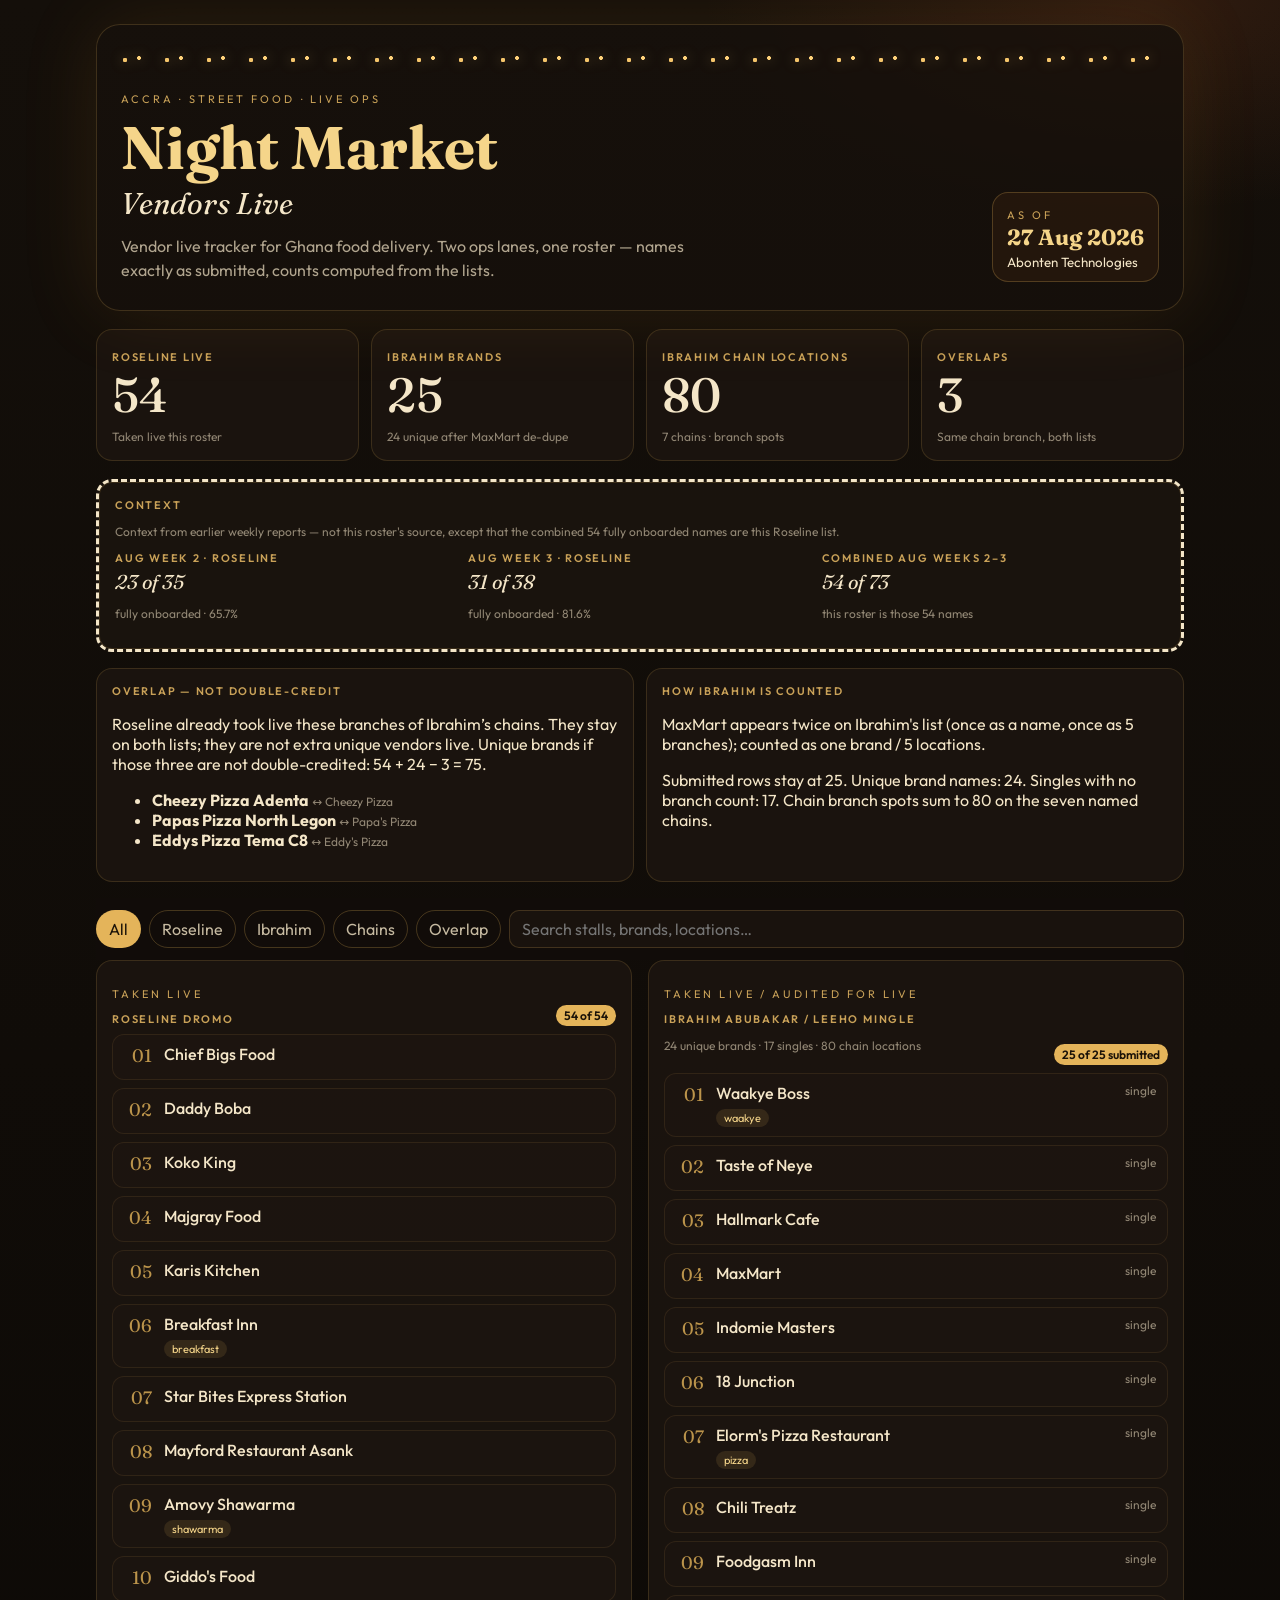
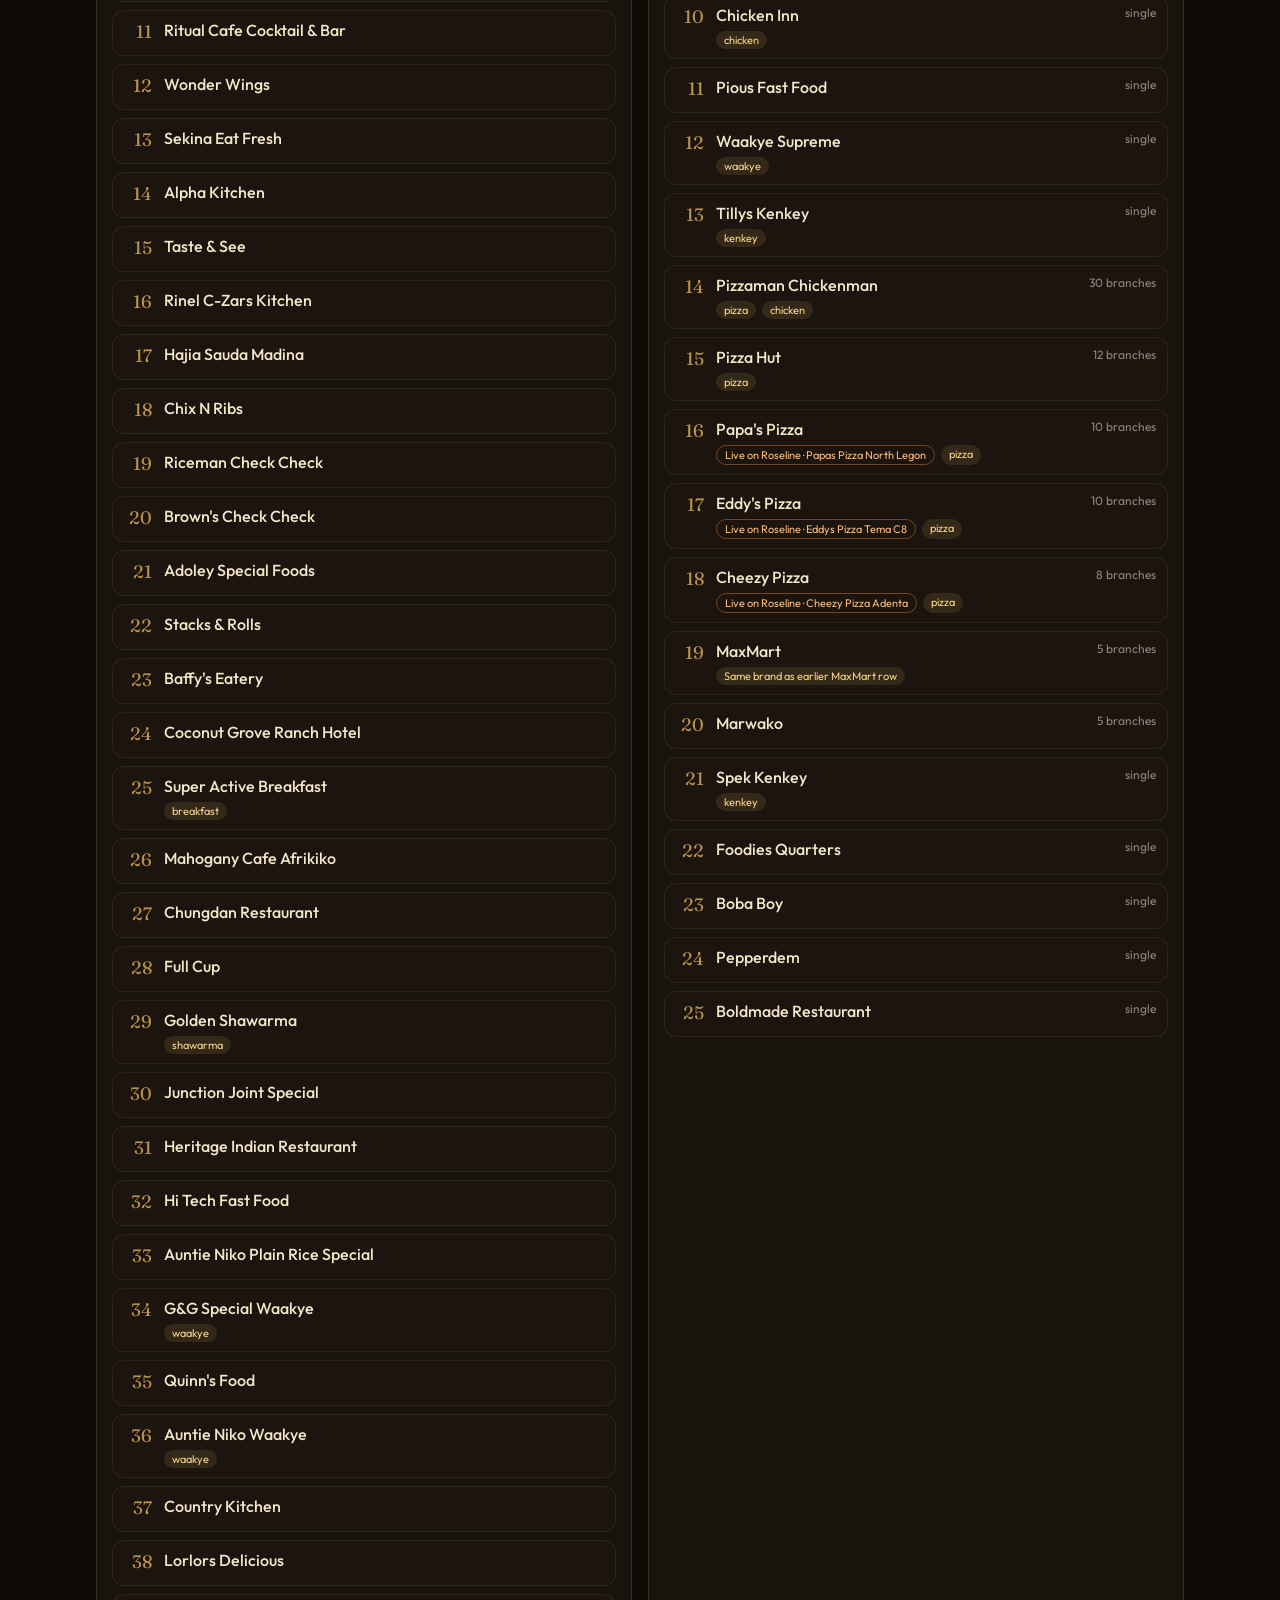
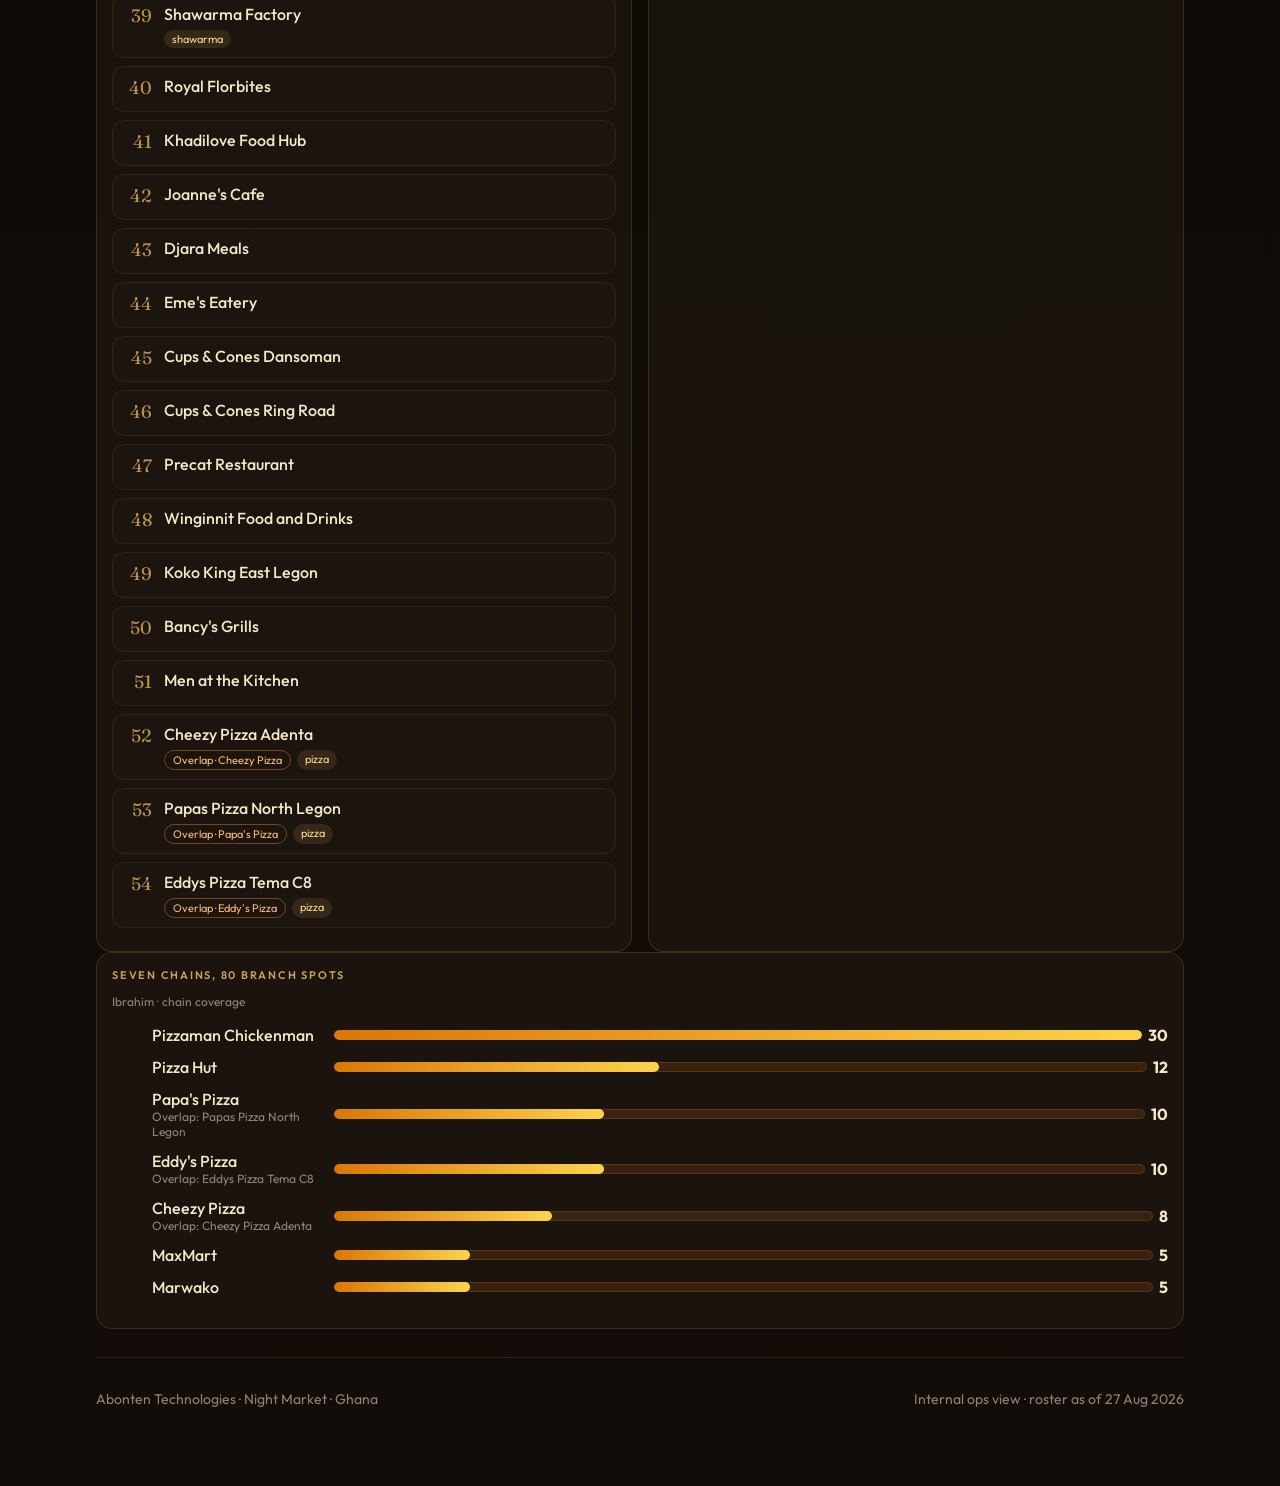
<file: index.html>
<!DOCTYPE html>
<html lang="en">
<head>
<meta charset="utf-8"/>
<meta name="viewport" content="width=device-width,initial-scale=1"/>
<title>Night Market — Vendors Live</title>
<link rel="preconnect" href="https://fonts.googleapis.com"/>
<link rel="preconnect" href="https://fonts.gstatic.com" crossorigin/>
<link href="https://fonts.googleapis.com/css2?family=Fraunces:ital,opsz,wght@0,9..144,500;0,9..144,700;1,9..144,500&family=Outfit:wght@400;500;600;700&display=swap" rel="stylesheet"/>
<link rel="icon" href="icon.svg"/>
<style>
:root{--gold:#e4b45a;--ink:#100c08;--card:#1a140e;--cream:#f4e6c8;--mute:#cbb892}
*{box-sizing:border-box}html,body{margin:0;background:var(--ink);color:var(--cream);font-family:Outfit,system-ui,sans-serif}
body{min-height:100vh;background:radial-gradient(1200px 500px at 10% -10%,rgba(228,180,90,.18),transparent 55%),radial-gradient(900px 420px at 90% 0,rgba(196,92,42,.16),transparent 50%),linear-gradient(180deg,#140f0a,#0c0906 45%,#120d09)}
.wrap{max-width:1120px;margin:0 auto;padding:24px 16px 64px}
.hero{border:1px solid rgba(228,180,90,.2);background:#17110c/80;background:rgba(23,17,12,.8);border-radius:24px;padding:28px 24px;box-shadow:0 0 80px rgba(212,140,40,.12);position:relative}
.hero:before{content:"";display:block;height:12px;margin-bottom:16px;background-image:radial-gradient(circle at 4px 7px,#f5c56b 0 2px,transparent 2.4px),radial-gradient(circle at 18px 5px,#ffd27a 0 1.8px,transparent 2.2px);background-size:42px 12px;filter:drop-shadow(0 0 6px rgba(245,197,107,.55))}
.kicker{letter-spacing:.28em;text-transform:uppercase;font-size:11px;color:#f5c56bcc}
h1{font-family:Fraunces,serif;font-size:clamp(36px,8vw,60px);margin:8px 0 0;color:#f5d58a;line-height:1}
.sub{font-family:Fraunces,serif;font-style:italic;font-size:clamp(22px,4vw,30px);margin:8px 0 0}
.lead{max-width:36rem;color:#f4e6c8b3;margin:12px 0 0;line-height:1.5}
.stamp{margin-top:18px;display:inline-block;border:1px solid rgba(228,180,90,.25);background:#3a220f66;border-radius:16px;padding:10px 14px}
.stamp b{display:block;font-family:Fraunces,serif;font-size:22px;color:#f5d58a}
.kpis{display:grid;grid-template-columns:repeat(2,1fr);gap:12px;margin:18px 0}
@media(min-width:900px){.kpis{grid-template-columns:repeat(4,1fr)}.cols{grid-template-columns:1fr 1fr}.hero-row{display:flex;justify-content:space-between;align-items:end;gap:24px}}
.kpi,.panel,.note,.ctx{background:rgba(27,20,15,.9);border-radius:16px;padding:16px;box-shadow:inset 0 0 0 1px rgba(228,180,90,.16)}
.kpi span,.note h3,.panel h2,.ctx h3{margin:0;letter-spacing:.16em;text-transform:uppercase;font-size:11px;color:#f5c56bcc;font-weight:600}
.kpi strong{display:block;font-family:Fraunces,serif;font-size:48px;line-height:1;margin:6px 0;font-weight:500}
.kpi small,.muted{color:#f4e6c88c;font-size:12px}
.ctx{margin-top:12px;border-style:dashed}
.ctx-grid{display:grid;gap:10px;margin-top:10px}
@media(min-width:700px){.ctx-grid,.notes{grid-template-columns:1fr 1fr 1fr}.notes{grid-template-columns:1fr 1fr}}
.notes{display:grid;gap:12px;margin:16px 0}
.bar{display:flex;flex-wrap:wrap;gap:8px;position:sticky;top:0;z-index:5;padding:12px 0;background:rgba(18,14,10,.85);backdrop-filter:blur(10px)}
button,input{font:inherit}button{border:1px solid rgba(228,180,90,.25);background:transparent;color:#f4e6c8cc;border-radius:999px;padding:6px 12px;cursor:pointer}button.on{background:#e4b45a;color:#1a1208}
input{flex:1;min-width:180px;background:rgba(28,21,16,.8);border:1px solid rgba(228,180,90,.2);border-radius:10px;color:#fff;padding:8px 12px}
.cols{display:grid;gap:16px}
.row{display:flex;gap:12px;background:rgba(28,21,16,.9);border-radius:12px;padding:10px 12px;margin:8px 0;box-shadow:inset 0 0 0 1px rgba(228,180,90,.1)}
.num{font-family:Fraunces,serif;width:28px;text-align:right;color:#e4b45acc;font-size:18px}
.name{font-weight:500}.tags{display:flex;flex-wrap:wrap;gap:6px;margin-top:6px}
.tag{font-size:11px;border-radius:999px;padding:2px 8px;background:rgba(228,180,90,.12);color:#f5d58a}
.tag.warn{border:1px solid rgba(251,146,60,.4);background:transparent;color:#fdba74}
.empty{border:1px dashed rgba(228,180,90,.2);border-radius:12px;padding:32px;text-align:center;color:#f4e6c88c}
.chart div.track{height:10px;background:#3a220f;border-radius:999px;overflow:hidden;box-shadow:inset 0 0 0 1px rgba(228,180,90,.15)}
.chart div.fill{height:100%;background:linear-gradient(90deg,#d97706,#fcd34d);border-radius:999px}
.chart li{display:grid;gap:6px;margin:12px 0} @media(min-width:700px){.chart li{grid-template-columns:11rem 1fr auto;align-items:center}}
footer{display:flex;flex-wrap:wrap;justify-content:space-between;gap:8px;margin-top:28px;padding-top:18px;border-top:1px solid rgba(228,180,90,.15);color:#f4e6c88c;font-size:14px}
.count{background:#e4b45a;color:#1a1208;border-radius:999px;font-size:12px;padding:3px 8px;font-weight:600}
</style>
</head>
<body>
<div class="wrap">
  <header class="hero">
    <div class="hero-row">
      <div>
        <p class="kicker">Accra · street food · live ops</p>
        <h1>Night Market</h1>
        <p class="sub">Vendors Live</p>
        <p class="lead" id="lead"></p>
      </div>
      <div class="stamp"><span class="kicker">As of</span><b id="asof"></b><small>Abonten Technologies</small></div>
    </div>
  </header>
  <section class="kpis" id="kpis"></section>
  <section class="ctx" id="ctx"></section>
  <section class="notes" id="notes"></section>
  <div class="bar">
    <button data-f="all" class="on">All</button>
    <button data-f="roseline">Roseline</button>
    <button data-f="ibrahim">Ibrahim</button>
    <button data-f="chains">Chains</button>
    <button data-f="overlap">Overlap</button>
    <input id="q" placeholder="Search stalls, brands, locations…" aria-label="Search vendors"/>
  </div>
  <div class="cols" id="cols"></div>
  <section class="panel chart" id="chart"></section>
  <footer>
    <p>Abonten Technologies · Night Market · Ghana</p>
    <p>Internal ops view · roster as of 27 Aug 2026</p>
  </footer>
</div>
<script src="app.js"></script>
</body>
</html>
</file>
